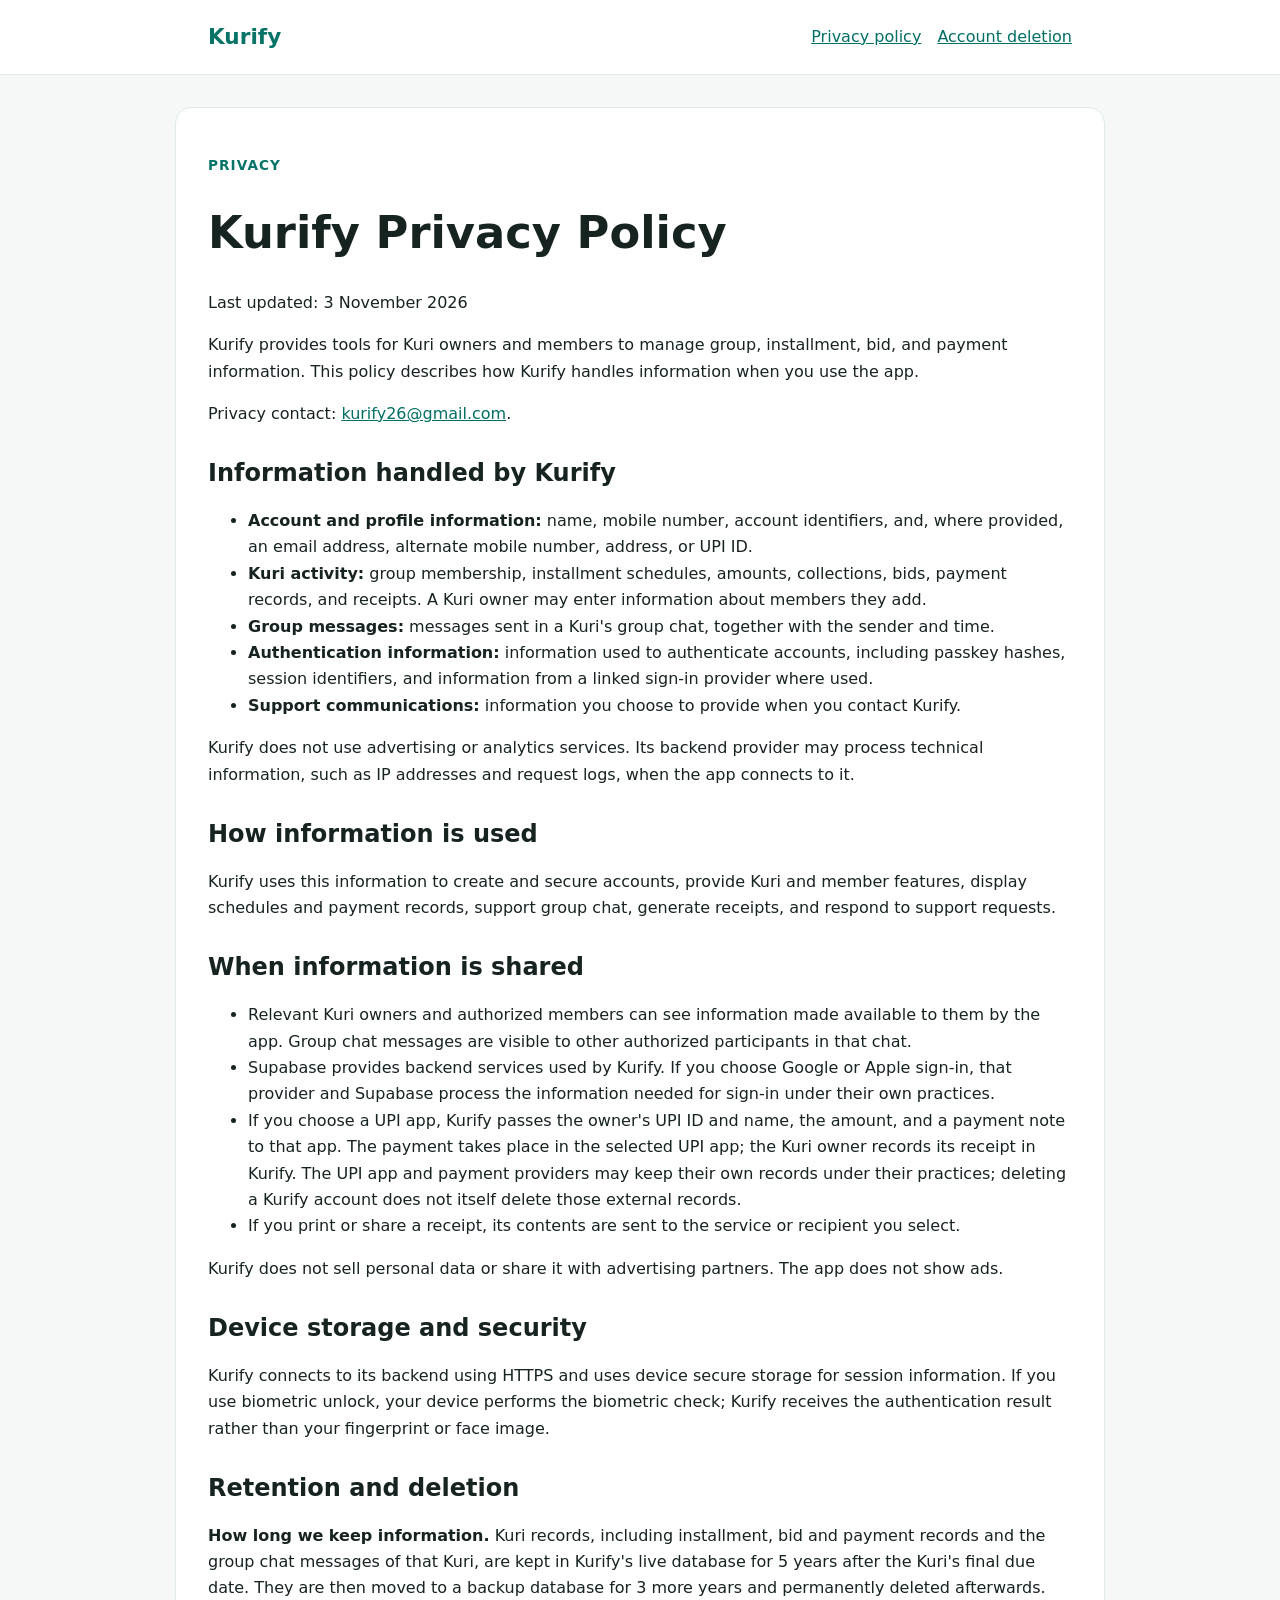
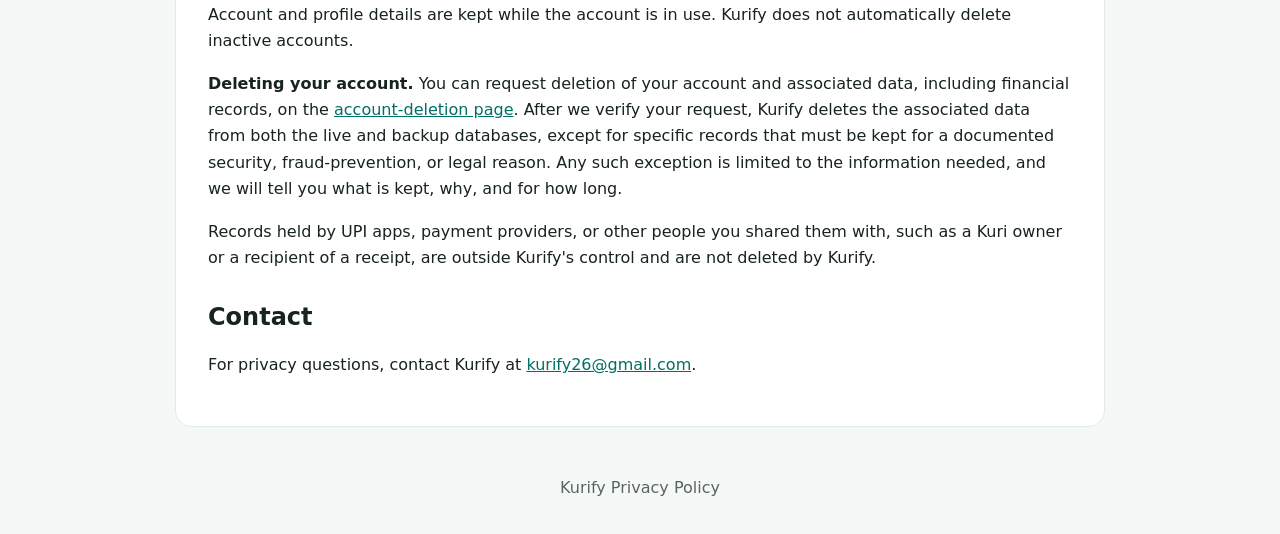
<file: index.html>
<!doctype html>
<html lang="en">
  <head>
    <meta charset="utf-8">
    <meta name="viewport" content="width=device-width, initial-scale=1">
    <title>Kurify Privacy Policy</title>
    <link rel="stylesheet" href="style.css">
  </head>
  <body>
    <header class="site-header">
      <a class="brand" href="index.html">Kurify</a>
      <nav aria-label="Privacy pages">
        <a aria-current="page" href="index.html">Privacy policy</a>
        <a href="delete-account.html">Account deletion</a>
      </nav>
    </header>
    <main>
      <p class="eyebrow">Privacy</p>
      <h1>Kurify Privacy Policy</h1>
      <p>Last updated: 3 November 2026</p>
      <p>
        Kurify provides tools for Kuri owners and members to manage group,
        installment, bid, and payment information. This policy describes how
        Kurify handles information when you use the app.
      </p>
      <p>
        Privacy contact: <a href="mailto:kurify26@gmail.com">kurify26@gmail.com</a>.
      </p>

      <h2>Information handled by Kurify</h2>
      <ul>
        <li>
          <strong>Account and profile information:</strong> name, mobile number,
          account identifiers, and, where provided, an email address, alternate
          mobile number, address, or UPI ID.
        </li>
        <li>
          <strong>Kuri activity:</strong> group membership, installment
          schedules, amounts, collections, bids, payment records, and receipts.
          A Kuri owner may enter information about members they add.
        </li>
        <li>
          <strong>Group messages:</strong> messages sent in a Kuri's group chat,
          together with the sender and time.
        </li>
        <li>
          <strong>Authentication information:</strong> information used to
          authenticate accounts, including passkey hashes, session identifiers,
          and information from a linked sign-in provider where used.
        </li>
        <li>
          <strong>Support communications:</strong> information you choose to
          provide when you contact Kurify.
        </li>
      </ul>
      <p>
        Kurify does not use advertising or analytics services. Its backend
        provider may process technical information, such as IP addresses and
        request logs, when the app connects to it.
      </p>

      <h2>How information is used</h2>
      <p>
        Kurify uses this information to create and secure accounts, provide
        Kuri and member features, display schedules and payment records,
        support group chat, generate receipts, and respond to support requests.
      </p>

      <h2>When information is shared</h2>
      <ul>
        <li>
          Relevant Kuri owners and authorized members can see information made
          available to them by the app. Group chat messages are visible to
          other authorized participants in that chat.
        </li>
        <li>
          Supabase provides backend services used by Kurify. If you choose
          Google or Apple sign-in, that provider and Supabase process the
          information needed for sign-in under their own practices.
        </li>
        <li>
          If you choose a UPI app, Kurify passes the owner's UPI ID and name,
          the amount, and a payment note to that app. The payment takes place
          in the selected UPI app; the Kuri owner records its receipt in
          Kurify. The UPI app and payment providers may keep their own records
          under their practices; deleting a Kurify account does not itself
          delete those external records.
        </li>
        <li>
          If you print or share a receipt, its contents are sent to the
          service or recipient you select.
        </li>
      </ul>
      <p>
        Kurify does not sell personal data or share it with advertising
        partners. The app does not show ads.
      </p>

      <h2>Device storage and security</h2>
      <p>
        Kurify connects to its backend using HTTPS and uses device secure
        storage for session information. If you use biometric unlock, your
        device performs the biometric check; Kurify receives the authentication
        result rather than your fingerprint or face image.
      </p>

      <h2 id="retention-and-deletion">Retention and deletion</h2>
      <p>
        <strong>How long we keep information.</strong> Kuri records, including
        installment, bid and payment records and the group chat messages of that
        Kuri, are kept in Kurify's live database for 5 years after the Kuri's
        final due date. They are then moved to a backup database for 3 more
        years and permanently deleted afterwards. Account and profile details
        are kept while the account is in use. Kurify does not automatically
        delete inactive accounts.
      </p>
      <p>
        <strong>Deleting your account.</strong> You can request deletion of your
        account and associated data, including financial records, on the
        <a href="delete-account.html">account-deletion page</a>. After we verify
        your request, Kurify deletes the associated data from both the live and
        backup databases, except for specific records that must be kept for a
        documented security, fraud-prevention, or legal reason. Any such
        exception is limited to the information needed, and we will tell you
        what is kept, why, and for how long.
      </p>
      <p>
        Records held by UPI apps, payment providers, or other people you shared
        them with, such as a Kuri owner or a recipient of a receipt, are outside
        Kurify's control and are not deleted by Kurify.
      </p>

      <h2>Contact</h2>
      <p>
        For privacy questions, contact Kurify at
        <a href="mailto:kurify26@gmail.com">kurify26@gmail.com</a>.
      </p>
    </main>
    <footer>Kurify Privacy Policy</footer>
  </body>
</html>
</file>
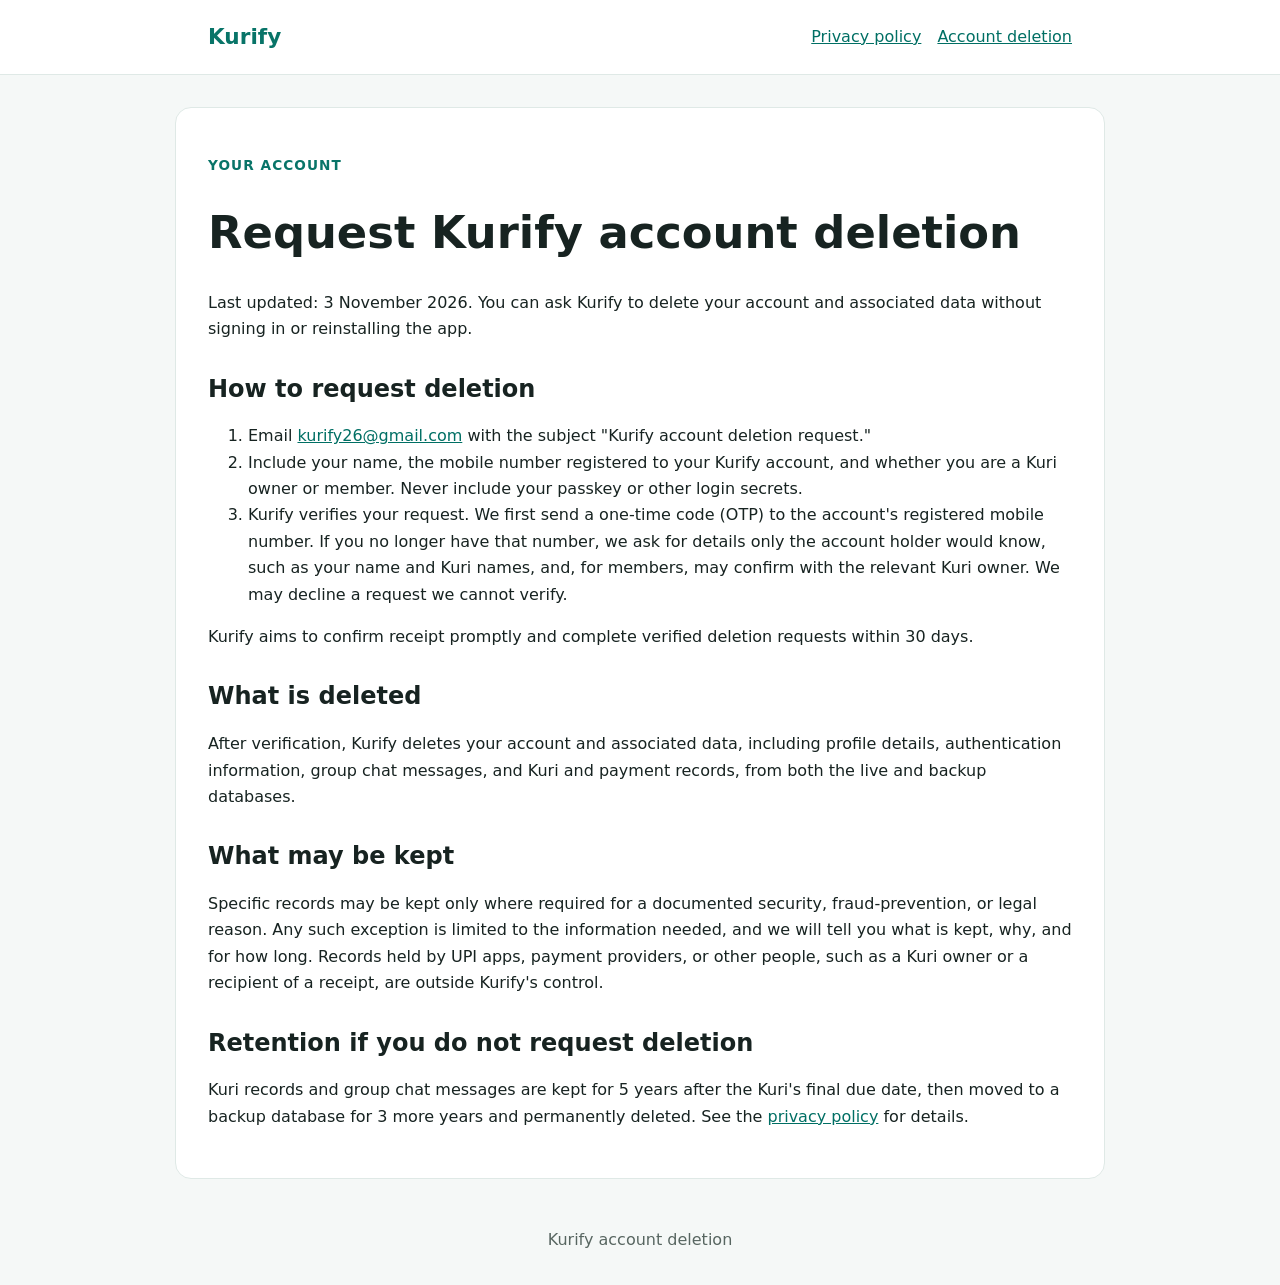
<file: delete-account.html>
<!doctype html>
<html lang="en">
  <head>
    <meta charset="utf-8">
    <meta name="viewport" content="width=device-width, initial-scale=1">
    <title>Kurify Account Deletion</title>
    <link rel="stylesheet" href="style.css">
  </head>
  <body>
    <header class="site-header">
      <a class="brand" href="index.html">Kurify</a>
      <nav aria-label="Privacy pages">
        <a href="index.html">Privacy policy</a>
        <a aria-current="page" href="delete-account.html">Account deletion</a>
      </nav>
    </header>
    <main>
      <p class="eyebrow">Your account</p>
      <h1>Request Kurify account deletion</h1>
      <p>
        Last updated: 3 November 2026. You can ask Kurify to delete your account
        and associated data without signing in or reinstalling the app.
      </p>

      <h2>How to request deletion</h2>
      <ol>
        <li>
          Email
          <a href="mailto:kurify26@gmail.com?subject=Kurify%20account%20deletion%20request">kurify26@gmail.com</a>
          with the subject "Kurify account deletion request."
        </li>
        <li>
          Include your name, the mobile number registered to your Kurify
          account, and whether you are a Kuri owner or member. Never include
          your passkey or other login secrets.
        </li>
        <li>
          Kurify verifies your request. We first send a one-time code (OTP) to
          the account's registered mobile number. If you no longer have that
          number, we ask for details only the account holder would know, such as
          your name and Kuri names, and, for members, may confirm with the
          relevant Kuri owner. We may decline a request we cannot verify.
        </li>
      </ol>
      <p>
        Kurify aims to confirm receipt promptly and complete verified deletion
        requests within 30 days.
      </p>

      <h2>What is deleted</h2>
      <p>
        After verification, Kurify deletes your account and associated data,
        including profile details, authentication information, group chat
        messages, and Kuri and payment records, from both the live and backup
        databases.
      </p>

      <h2>What may be kept</h2>
      <p>
        Specific records may be kept only where required for a documented
        security, fraud-prevention, or legal reason. Any such exception is
        limited to the information needed, and we will tell you what is kept,
        why, and for how long. Records held by UPI apps, payment providers, or
        other people, such as a Kuri owner or a recipient of a receipt, are
        outside Kurify's control.
      </p>

      <h2>Retention if you do not request deletion</h2>
      <p>
        Kuri records and group chat messages are kept for 5 years after the
        Kuri's final due date, then moved to a backup database for 3 more years
        and permanently deleted. See the
        <a href="index.html#retention-and-deletion">privacy policy</a> for
        details.
      </p>
    </main>
    <footer>Kurify account deletion</footer>
  </body>
</html>
</file>
<file: style.css>
:root {
  color-scheme: light;
  font-family: system-ui, -apple-system, BlinkMacSystemFont, "Segoe UI", sans-serif;
  color: #172321;
  background: #f5f8f7;
  line-height: 1.65;
}

body {
  margin: 0;
}

.draft-banner {
  padding: 0.8rem 1.5rem;
  background: #fff3d4;
  color: #6b4600;
  font-weight: 700;
  text-align: center;
}

.site-header {
  display: flex;
  flex-wrap: wrap;
  align-items: center;
  justify-content: space-between;
  gap: 1rem;
  padding: 1.2rem max(1.5rem, calc((100% - 54rem) / 2));
  background: #fff;
  border-bottom: 1px solid #dfe9e6;
}

.brand {
  color: #087468;
  font-size: 1.35rem;
  font-weight: 800;
  text-decoration: none;
}

nav {
  display: flex;
  flex-wrap: wrap;
  gap: 1rem;
}

main {
  max-width: 54rem;
  margin: 2rem auto;
  padding: 2rem;
  background: #fff;
  border: 1px solid #dfe9e6;
  border-radius: 1rem;
}

h1,
h2 {
  line-height: 1.2;
}

h1 {
  font-size: clamp(2rem, 5vw, 2.8rem);
}

h2 {
  margin-top: 2rem;
}

a {
  color: #006f64;
}

.eyebrow {
  color: #087468;
  font-size: 0.85rem;
  font-weight: 800;
  letter-spacing: 0.08em;
  text-transform: uppercase;
}

.todo {
  padding: 1rem;
  background: #fff7e2;
  border-left: 4px solid #b97700;
}

footer {
  padding: 1rem 1.5rem 2rem;
  color: #586661;
  text-align: center;
}

@media (max-width: 40rem) {
  main {
    margin: 1rem;
    padding: 1.25rem;
  }
}
</file>
